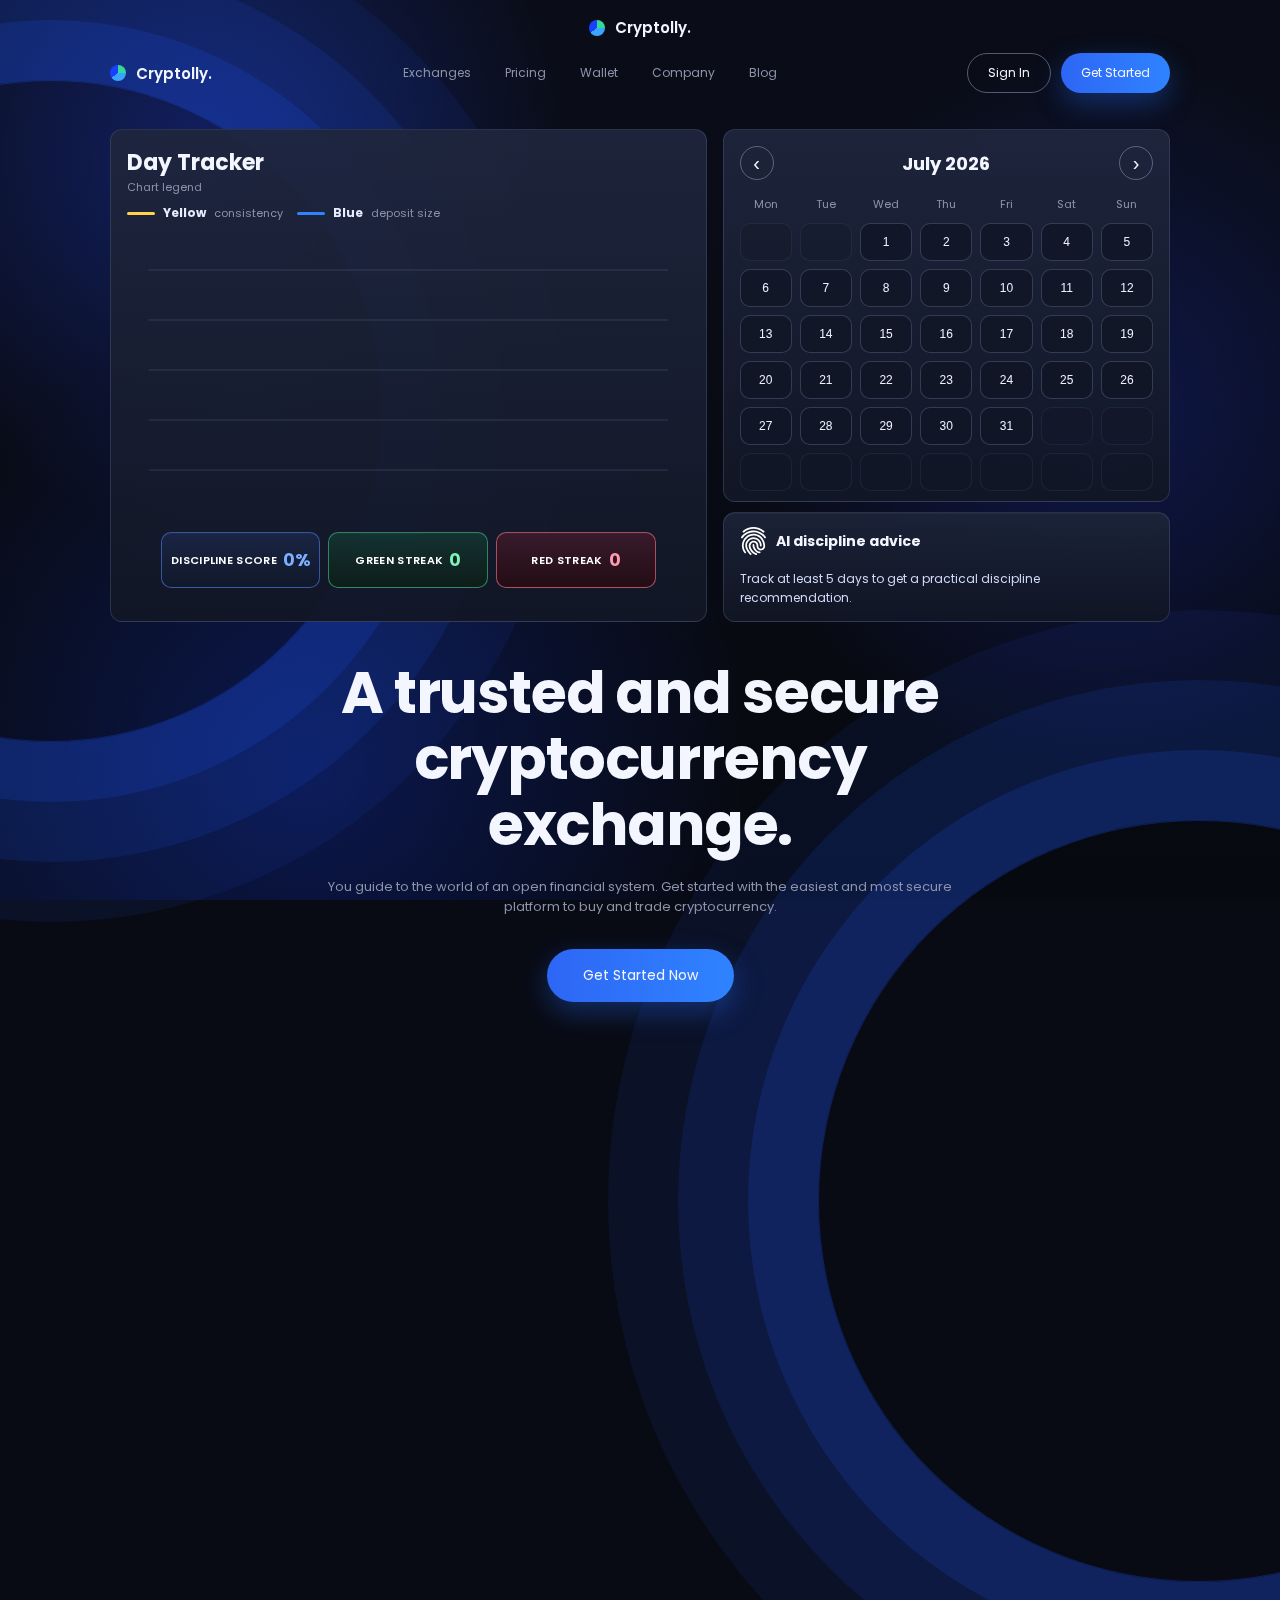
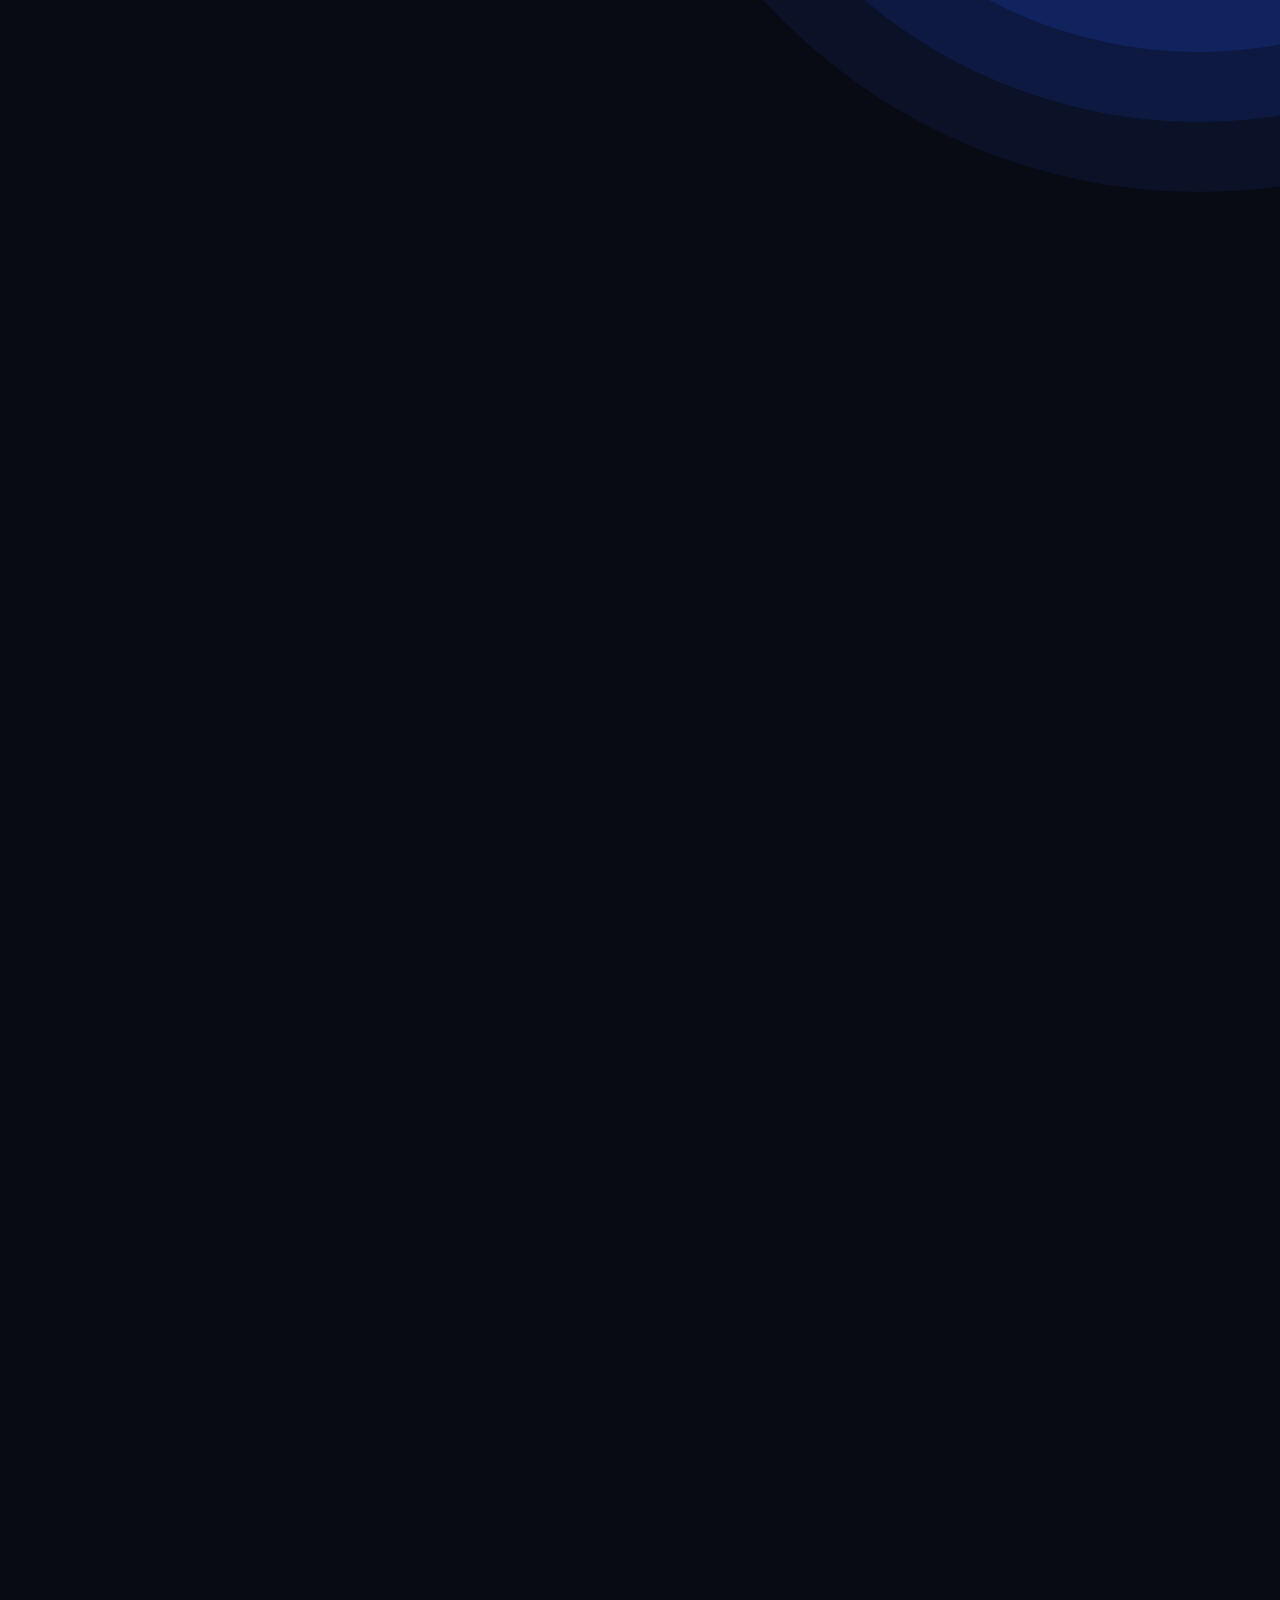
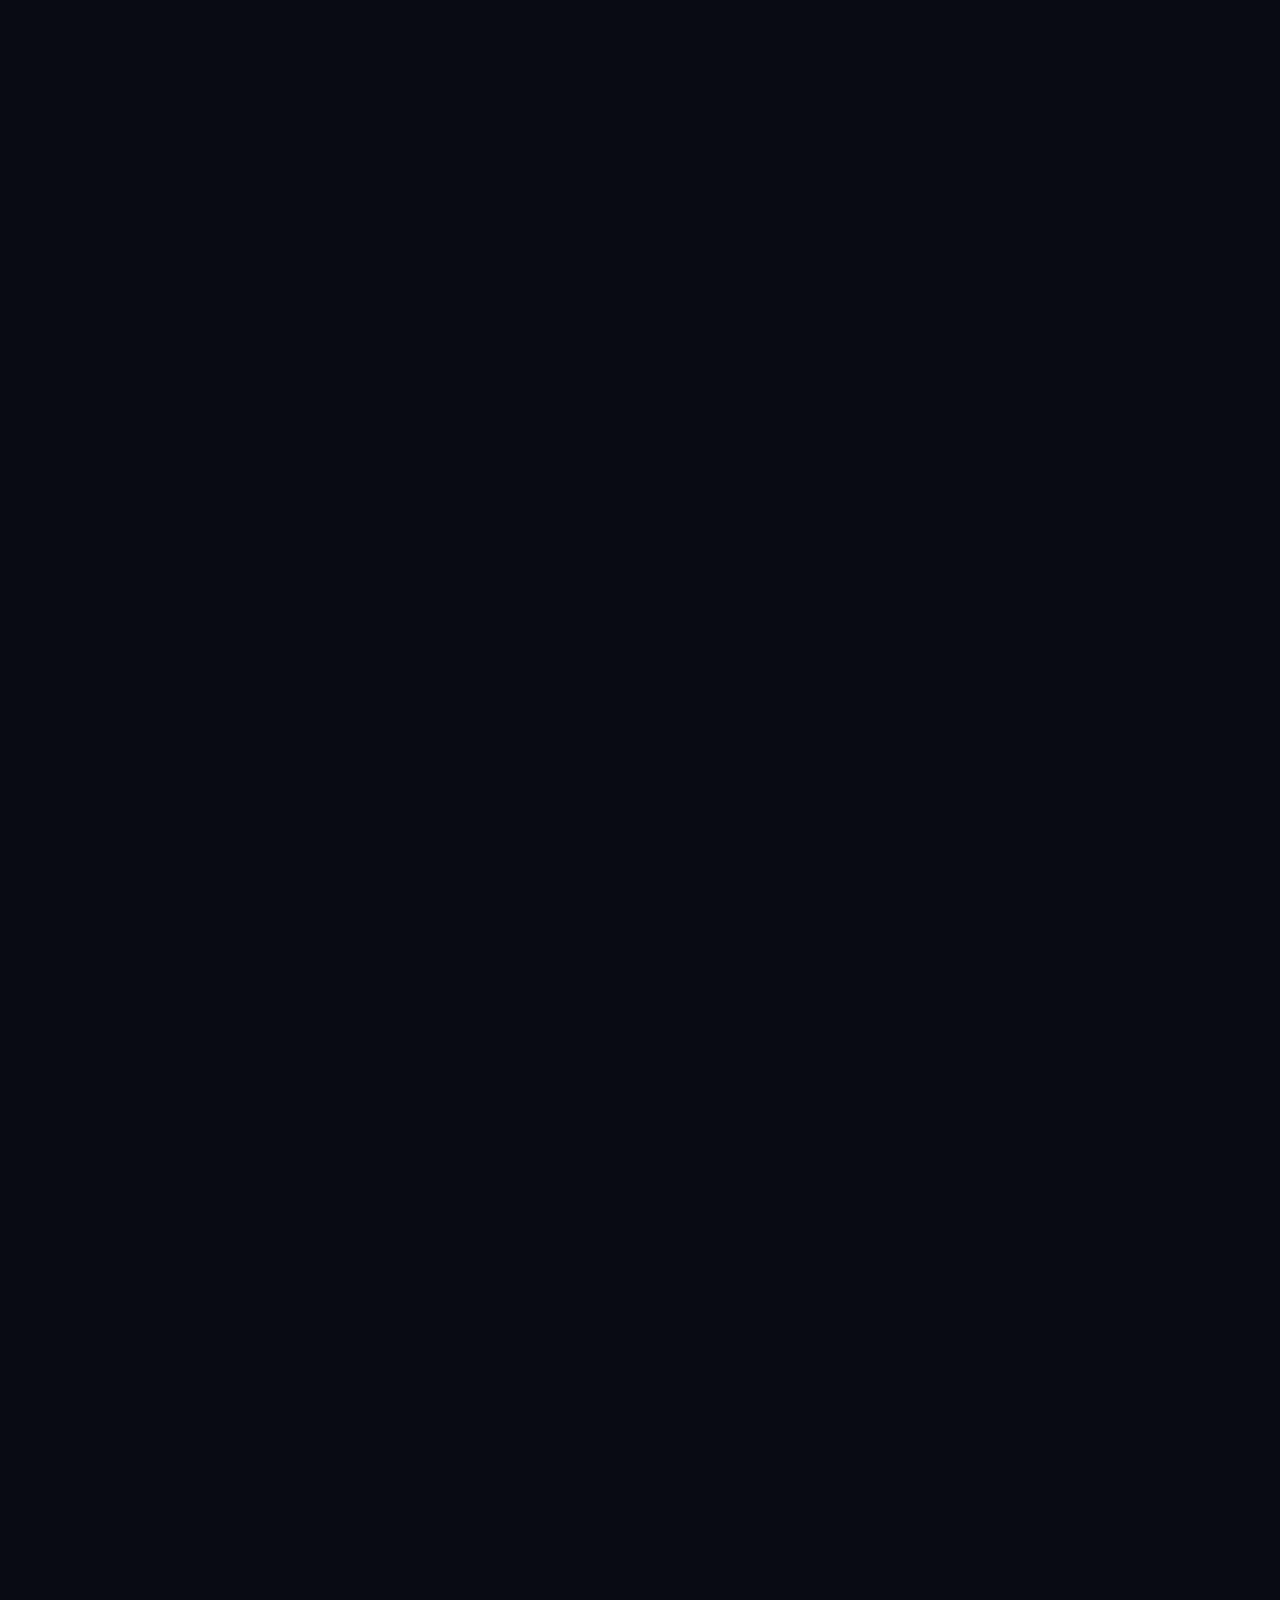
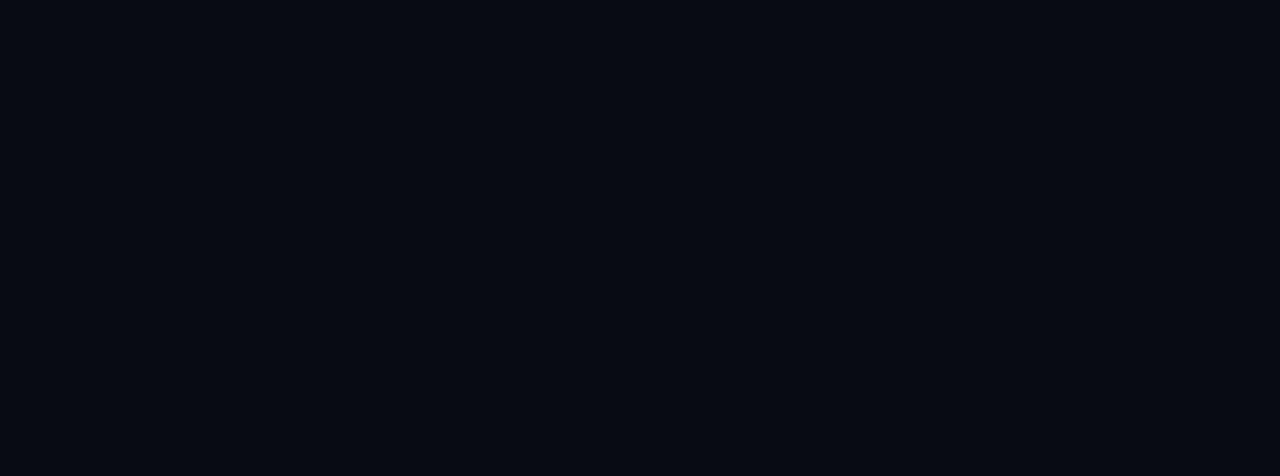
<file: index.html>
<!doctype html>
<html lang="en">
  <head>
    <meta charset="UTF-8" />
    <meta name="viewport" content="width=device-width, initial-scale=1.0" />
    <title>Cryptolly Landing</title>
    <link rel="preconnect" href="https://fonts.googleapis.com" />
    <link rel="preconnect" href="https://fonts.gstatic.com" crossorigin />
    <link
      href="https://fonts.googleapis.com/css2?family=Poppins:wght@400;500;600;700&display=swap"
      rel="stylesheet"
    />
    <link rel="stylesheet" href="styles.css" />
  </head>
  <body>
    <div class="page-bg"></div>
    <div class="top-logo-bar container">
      <a class="logo" href="#">
        <span class="logo-dot"></span>
        <span>Cryptolly.</span>
      </a>
    </div>
    <header class="header container">
      <a class="logo" href="#">
        <span class="logo-dot"></span>
        <span>Cryptolly.</span>
      </a>
      <nav class="nav">
        <a href="#">Exchanges</a>
        <a href="#">Pricing</a>
        <a href="#">Wallet</a>
        <a href="#">Company</a>
        <a href="#">Blog</a>
      </nav>
      <div class="header-actions">
        <button class="btn ghost">Sign In</button>
        <button class="btn primary">Get Started</button>
      </div>
    </header>

    <main>
      <section class="tracker container">
        <div class="tracker-chart-wrap">
          <div class="tracker-head">
            <div>
              <h2>Day Tracker</h2>
              <p>Chart legend</p>
            </div>
          </div>
          <div class="chart-legend" aria-label="Chart legend">
            <span class="legend-item">
              <i class="legend-line yellow"></i>
              <b>Yellow</b>
              <small>consistency</small>
            </span>
            <span class="legend-item">
              <i class="legend-line blue"></i>
              <b>Blue</b>
              <small>deposit size</small>
            </span>
          </div>
          <svg id="tracker-chart" class="tracker-chart" viewBox="0 0 520 280" preserveAspectRatio="none" aria-label="Tracker chart">
            <defs>
              <filter id="yellow-glow-filter" x="-25%" y="-25%" width="150%" height="150%">
                <feGaussianBlur stdDeviation="1.8" result="blur"></feGaussianBlur>
                <feMerge>
                  <feMergeNode in="blur"></feMergeNode>
                  <feMergeNode in="SourceGraphic"></feMergeNode>
                </feMerge>
              </filter>
              <filter id="blue-glow-filter" x="-25%" y="-25%" width="150%" height="150%">
                <feGaussianBlur stdDeviation="1.8" result="blur"></feGaussianBlur>
                <feMerge>
                  <feMergeNode in="blur"></feMergeNode>
                  <feMergeNode in="SourceGraphic"></feMergeNode>
                </feMerge>
              </filter>
            </defs>
            <g class="tracker-grid">
              <line x1="20" y1="30" x2="500" y2="30"></line>
              <line x1="20" y1="80" x2="500" y2="80"></line>
              <line x1="20" y1="130" x2="500" y2="130"></line>
              <line x1="20" y1="180" x2="500" y2="180"></line>
              <line x1="20" y1="230" x2="500" y2="230"></line>
            </g>
            <path id="result-path-glow" class="line-yellow-glow" d=""></path>
            <path id="deposit-path-glow" class="line-blue-glow" d=""></path>
            <path id="result-path" class="line-yellow" d=""></path>
            <path id="deposit-path" class="line-blue" d=""></path>
          </svg>
          <div class="score-row">
            <div id="discipline-score" class="discipline-score metric-score">
              <span>Discipline score</span>
              <strong>0%</strong>
            </div>
            <div id="best-green-streak" class="discipline-score metric-green">
              <span>Green streak</span>
              <strong>0</strong>
            </div>
            <div id="best-red-streak" class="discipline-score metric-red">
              <span>Red streak</span>
              <strong>0</strong>
            </div>
          </div>
        </div>
        <div class="tracker-side">
          <div class="tracker-calendar-wrap">
            <div class="calendar-head">
              <button id="month-prev" class="month-arrow" type="button" aria-label="Previous month">‹</button>
              <h3 id="month-label">Month 2026</h3>
              <button id="month-next" class="month-arrow" type="button" aria-label="Next month">›</button>
            </div>
            <div class="weekdays">
              <span>Mon</span>
              <span>Tue</span>
              <span>Wed</span>
              <span>Thu</span>
              <span>Fri</span>
              <span>Sat</span>
              <span>Sun</span>
            </div>
            <div id="calendar-grid" class="calendar-grid"></div>
          </div>
          <div class="ai-advice">
            <h4>
              <img class="ai-icon" src="assets/Group.svg" alt="" aria-hidden="true" />
              AI discipline advice
            </h4>
            <p id="ai-advice-text">Track at least 5 days to get a practical discipline recommendation.</p>
          </div>
        </div>
      </section>

      <section class="hero container">
        <h1>A trusted and secure cryptocurrency exchange.</h1>
        <p>
          You guide to the world of an open financial system. Get started with the easiest and most secure platform to buy and trade cryptocurrency.
        </p>
        <button class="btn primary large">Get Started Now</button>

        <div class="market-board">
          <div class="coin-card">
            <p class="coin-name">Bitcoin <span>BTC</span></p>
            <p class="coin-price">USD 53,260.20</p>
            <div class="chart"></div>
            <p class="up">+ 2.11%</p>
          </div>
          <div class="coin-card">
            <p class="coin-name">Ethereum <span>ETH</span></p>
            <p class="coin-price">USD 1,643.80</p>
            <div class="chart red"></div>
            <p class="down">- 1.53%</p>
          </div>
          <div class="coin-card">
            <p class="coin-name">Binance Coin <span>BNB</span></p>
            <p class="coin-price">USD 247.71</p>
            <div class="chart"></div>
            <p class="up">+ 0.33%</p>
          </div>
          <div class="coin-card">
            <p class="coin-name">XRP <span>XRP</span></p>
            <p class="coin-price">USD 0.5464</p>
            <div class="chart red"></div>
            <p class="down">- 1.49%</p>
          </div>
          <div class="coin-card">
            <p class="coin-name">Tether <span>USDT</span></p>
            <p class="coin-price">USD 0.9999</p>
            <div class="chart"></div>
            <p class="up">+ 0.11%</p>
          </div>
          <div class="coin-card">
            <p class="coin-name">Achain <span>ACT</span></p>
            <p class="coin-price">USD 40,998.21</p>
            <div class="chart"></div>
            <p class="up">+ 0.87%</p>
          </div>
          <div class="coin-card">
            <p class="coin-name">Origin Protocol <span>OGN</span></p>
            <p class="coin-price">USD 3,464.21</p>
            <div class="chart"></div>
            <p class="up">+ 2.11%</p>
          </div>
          <div class="coin-card">
            <p class="coin-name">IoT Token <span>ITC</span></p>
            <p class="coin-price">USD 1,443.02</p>
            <div class="chart"></div>
            <p class="up">+ 3.44%</p>
          </div>
          <div class="coin-card view-all">
            <button class="btn ghost small">View All Assets</button>
          </div>
        </div>
      </section>

      <section class="section container">
        <h2>The most trusted cryptocurrency platform.</h2>
        <p class="subtitle">Cryptolly has a variety of features that make it the best place to start trading.</p>
        <div class="features-grid">
          <article class="feature-card">
            <div class="icon orange"></div>
            <h3>Portfolio Manager</h3>
            <p>Buy and sell popular digital currencies, keep track of them in one place.</p>
          </article>
          <article class="feature-card active">
            <div class="icon violet"></div>
            <h3>Mobile Apps</h3>
            <p>Stay on top of the markets with the Cryptolly app for Android and iOS.</p>
          </article>
          <article class="feature-card">
            <div class="icon cyan"></div>
            <h3>Vault protection</h3>
            <p>For added security, store your funds in a vault with time delayed withdrawals.</p>
          </article>
        </div>
      </section>

      <section class="section container payment">
        <h2>One click, instant payout with credit or debit card.</h2>
        <p class="subtitle">Become a crypto owner in minutes using your credit card and easily purchase top cryptocurrencies.</p>
        <div class="payment-widget">
          <div class="tabs">
            <button class="active">Buy</button>
            <button>Sell</button>
          </div>
          <p class="small-text">1 BTC is roughly</p>
          <p class="price">53,260.20 <span>USD</span></p>
          <div class="input-row">
            <span>500$</span>
            <span>USD</span>
          </div>
          <div class="input-row">
            <span>0.0151</span>
            <span>BTC</span>
          </div>
          <button class="btn primary full">Buy Now</button>
        </div>
        <p class="payments-note">We accept payments with many methods:</p>
        <div class="payments-logos">Mastercard · VISA · G Pay · PayPal</div>
      </section>

      <section class="section container values">
        <h2>We are the most trusted cryptocurrency platform.</h2>
        <p class="subtitle">We believe Cryptolly is here to stay and this means we're building to earn which deserves trust and keeps everyone in.</p>
        <div class="values-grid">
          <article>
            <div class="mini-icon"></div>
            <h3>Clarity</h3>
            <p>We help you make sense of the coin, the terms, and the current market conditions.</p>
          </article>
          <article>
            <div class="mini-icon cyan"></div>
            <h3>Confidence</h3>
            <p>Our markets are always up to date, enabling certainty when you execute.</p>
          </article>
          <article>
            <div class="mini-icon violet"></div>
            <h3>Community</h3>
            <p>We support the crypto community, putting users first and building trust.</p>
          </article>
        </div>
      </section>

      <section class="section container media">
        <h2>What media says about Cryptolly?</h2>
        <div class="media-slider">
          <button class="arrow" id="media-prev" type="button" aria-label="Previous quote">‹</button>
          <div class="media-card" id="media-card">
            <h3 id="media-source">Forbes</h3>
            <p id="media-quote">“Derivative exchange American-based Cryptolly believes they will continue to grow in 2026.”</p>
          </div>
          <button class="arrow" id="media-next" type="button" aria-label="Next quote">›</button>
        </div>
      </section>

      <section class="section container app">
        <h2>Build your crypto portfolio anywhere.</h2>
        <p class="subtitle">A powerful key to crypto where you can discover, buy, sell, and trade cryptos on the go.</p>
        <div class="app-mockup"></div>
        <p class="small-text">Get the Cryptolly Wallet Mobile App Now!</p>
        <div class="store-buttons">
          <button class="btn ghost">Google Play</button>
          <button class="btn ghost">App Store</button>
        </div>
      </section>

      <section class="container cta">
        <p>Ready to start trading cryptocurrency?</p>
        <h2>New users can earn up to $80 in crypto rewards.</h2>
        <div class="cta-row">
          <input type="email" placeholder="Enter your email address" />
          <button class="btn primary">Get Started</button>
        </div>
      </section>
    </main>

    <footer class="footer container">
      <div class="footer-col">
        <a class="logo" href="#">
          <span class="logo-dot"></span>
          <span>Cryptolly.</span>
        </a>
        <p>Your best crypto partner.</p>
      </div>
      <div class="footer-col">
        <h4>Quick Links.</h4>
        <a href="#">Buy/Sell</a>
        <a href="#">Trade Now</a>
        <a href="#">Pricing</a>
      </div>
      <div class="footer-col">
        <h4>Company</h4>
        <a href="#">Wallets</a>
        <a href="#">Company</a>
      </div>
      <div class="footer-col">
        <h4>Submit for updates.</h4>
        <p>Subscribe to get updates and notify our exchange and services.</p>
        <div class="footer-input">
          <input type="email" placeholder="Enter your email address" />
          <button class="btn primary small">Send</button>
        </div>
      </div>
      <div class="footer-bottom">
        <p>Copyright by xL. All rights reserved.</p>
        <div>
          <a href="#">Term of Service</a>
          <a href="#">Privacy Policy</a>
        </div>
      </div>
    </footer>

    <div id="day-modal" class="modal-backdrop" aria-hidden="true">
      <div class="day-modal" role="dialog" aria-modal="true" aria-labelledby="modal-title">
        <h3 id="modal-title">Day Settings</h3>
        <p id="modal-date" class="modal-date">-</p>
        <label class="field">
          <span>Result</span>
          <select id="modal-result">
            <option value="">Choose day type</option>
            <option value="neg">-1 (red)</option>
            <option value="pos">+1 (green)</option>
            <option value="pos-outline">+1 (green + white outline)</option>
          </select>
        </label>
        <label class="field">
          <span>Deposit size</span>
          <input id="modal-deposit" type="number" min="0.01" step="0.01" placeholder="Enter deposit amount" required />
        </label>
        <p id="modal-error" class="modal-error" aria-live="polite"></p>
        <div class="modal-actions">
          <button id="modal-cancel" class="btn ghost" type="button">Cancel</button>
          <button id="modal-save" class="btn primary" type="button">Save</button>
        </div>
      </div>
    </div>

    <script src="app.js"></script>
  </body>
</html>
</file>
<file: styles.css>
:root {
  --bg: #090b14;
  --surface: #161c2f;
  --surface-2: #1d2338;
  --text: #f4f6ff;
  --muted: #8d93a9;
  --blue: #2f6dff;
  --line: rgba(93, 105, 143, 0.34);
}

* {
  box-sizing: border-box;
}

body {
  margin: 0;
  font-family: "Poppins", sans-serif;
  color: var(--text);
  background: var(--bg);
}

.page-bg {
  position: fixed;
  inset: 0;
  z-index: -1;
  background:
    radial-gradient(circle at 16% 18%, rgba(35, 72, 255, 0.32), transparent 28%),
    radial-gradient(circle at 86% 46%, rgba(31, 54, 208, 0.28), transparent 30%),
    radial-gradient(circle at 24% 85%, rgba(20, 64, 255, 0.26), transparent 36%),
    linear-gradient(180deg, #0a0d18 0%, #070910 100%);
}

.page-bg::before,
.page-bg::after {
  content: "";
  position: absolute;
  border-radius: 999px;
  border: 1px solid rgba(34, 89, 255, 0.28);
  filter: blur(0.2px);
}

.page-bg::before {
  width: 660px;
  height: 660px;
  left: -280px;
  top: 80px;
  box-shadow:
    0 0 0 60px rgba(34, 89, 255, 0.16),
    0 0 0 120px rgba(34, 89, 255, 0.12),
    0 0 0 180px rgba(34, 89, 255, 0.08);
}

.page-bg::after {
  width: 760px;
  height: 760px;
  right: -300px;
  top: 820px;
  box-shadow:
    0 0 0 70px rgba(34, 89, 255, 0.16),
    0 0 0 140px rgba(34, 89, 255, 0.12),
    0 0 0 210px rgba(34, 89, 255, 0.08);
}

.container {
  width: min(1060px, calc(100% - 48px));
  margin: 0 auto;
}

.top-logo-bar {
  padding-top: 16px;
  display: flex;
  justify-content: center;
  gap: 18px;
}

.header {
  display: flex;
  align-items: center;
  justify-content: space-between;
  padding: 14px 0 22px;
}

.logo {
  display: inline-flex;
  align-items: center;
  gap: 10px;
  text-decoration: none;
  color: var(--text);
  font-weight: 600;
  font-size: 15px;
}

.logo-dot {
  width: 16px;
  height: 16px;
  border-radius: 50%;
  background: conic-gradient(from 90deg, #3aa5ff 0 40%, #1940ff 40% 75%, #31db95 75% 100%);
}

.nav {
  display: flex;
  gap: 34px;
}

.nav a,
.footer a {
  color: var(--muted);
  text-decoration: none;
  font-size: 12px;
  transition: color 0.25s ease;
}

.btn {
  border: none;
  cursor: pointer;
  border-radius: 999px;
  color: var(--text);
  font-family: inherit;
  font-size: 12px;
  padding: 10px 20px;
  transition:
    transform 0.25s ease,
    box-shadow 0.25s ease,
    border-color 0.25s ease,
    background-color 0.25s ease,
    color 0.25s ease;
}

.btn.primary {
  background: linear-gradient(90deg, #2e66f5 0%, #2f83ff 100%);
  box-shadow: 0 10px 28px rgba(34, 108, 255, 0.35);
}

.btn.ghost {
  background: transparent;
  border: 1px solid rgba(207, 213, 255, 0.38);
}

.header-actions {
  display: flex;
  gap: 10px;
}

.tracker {
  margin-top: 14px;
  display: grid;
  grid-template-columns: 1.2fr 0.9fr;
  gap: 16px;
  align-items: stretch;
}

.tracker-chart-wrap,
.tracker-calendar-wrap {
  border: 1px solid var(--line);
  border-radius: 12px;
  background: linear-gradient(180deg, rgba(31, 38, 61, 0.94), rgba(18, 23, 38, 0.96));
  padding: 16px 16px 10px;
}

.tracker-chart-wrap {
  display: flex;
  flex-direction: column;
}

.tracker-side {
  display: flex;
  flex-direction: column;
  gap: 10px;
}

.tracker-calendar-wrap {
  min-height: auto;
}

.ai-advice {
  border: 1px solid var(--line);
  border-radius: 12px;
  background: linear-gradient(180deg, rgba(28, 36, 57, 0.94), rgba(16, 22, 36, 0.96));
  padding: 14px 16px;
  width: 100%;
  margin-left: 0;
  box-shadow: inset 0 1px 0 rgba(255, 255, 255, 0.04);
}

.ai-advice h4 {
  display: inline-flex;
  align-items: center;
  gap: 8px;
  font-size: 14px;
}

.ai-icon {
  width: 28px;
  height: 28px;
  display: inline-block;
  object-fit: contain;
  vertical-align: middle;
}

.ai-advice p {
  margin-top: 8px;
  color: #d2daf8;
  font-size: 12px;
  line-height: 1.55;
}

.tracker-head {
  display: flex;
  justify-content: space-between;
  align-items: flex-start;
  gap: 12px;
}

.tracker-head h2 {
  font-size: 22px;
}

.tracker-head p {
  color: var(--muted);
  font-size: 11px;
}

.score-row {
  margin: 12px auto 0;
  display: grid;
  grid-template-columns: repeat(3, minmax(0, 1fr));
  gap: 8px;
  max-width: 680px;
}

.discipline-score {
  min-height: 56px;
  display: flex;
  flex-direction: row;
  justify-content: center;
  align-items: center;
  gap: 6px;
  padding: 8px 9px;
  border-radius: 10px;
  border: 1px solid rgba(121, 133, 173, 0.38);
  background: linear-gradient(180deg, rgba(30, 38, 62, 0.88), rgba(15, 21, 36, 0.92));
  box-shadow: inset 0 1px 0 rgba(255, 255, 255, 0.03);
  text-align: center;
}

.discipline-score span {
  font-size: 11px;
  font-weight: 600;
  text-transform: uppercase;
  letter-spacing: 0.03em;
  color: #ffffff;
}

.discipline-score strong {
  font-size: 17px;
  line-height: 1;
  letter-spacing: -0.02em;
}

.metric-score {
  border-color: rgba(86, 133, 255, 0.55);
  background: linear-gradient(180deg, rgba(36, 55, 106, 0.42), rgba(17, 25, 43, 0.94));
}

.metric-score strong {
  color: #7ab0ff;
}

.metric-green {
  border-color: rgba(69, 197, 137, 0.6);
  background: linear-gradient(180deg, rgba(21, 82, 59, 0.45), rgba(14, 30, 25, 0.94));
}

.metric-green strong {
  color: #7ff2b8;
}

.metric-red {
  border-color: rgba(255, 116, 142, 0.6);
  background: linear-gradient(180deg, rgba(102, 30, 47, 0.45), rgba(37, 13, 20, 0.94));
}

.metric-red strong {
  color: #ff9ab0;
}

.chart-legend {
  margin-top: 8px;
  display: flex;
  gap: 14px;
  flex-wrap: wrap;
}

.legend-item {
  display: inline-flex;
  align-items: center;
  gap: 8px;
  color: #e7ecff;
  font-size: 12px;
}

.legend-item small {
  color: var(--muted);
  font-size: 11px;
}

.legend-line {
  width: 28px;
  height: 0;
  border-top: 3px solid;
  border-radius: 999px;
}

.legend-line.yellow {
  border-color: #ffd24a;
}

.legend-line.blue {
  border-color: #2f83ff;
}

.tracker-chart {
  width: 100%;
  height: 280px;
  margin-top: 18px;
}

.tracker-grid line {
  stroke: rgba(125, 136, 176, 0.28);
  stroke-width: 1;
}

.line-yellow,
.line-blue {
  fill: none;
  stroke-linecap: round;
  stroke-linejoin: round;
  stroke-width: 3;
}

.line-yellow-glow,
.line-blue-glow {
  fill: none;
  stroke-linecap: round;
  stroke-linejoin: round;
  stroke-width: 5;
  opacity: 0.35;
}

.line-yellow-glow {
  stroke: rgba(255, 210, 74, 0.72);
  filter: url(#yellow-glow-filter);
}

.line-blue-glow {
  stroke: rgba(47, 131, 255, 0.72);
  filter: url(#blue-glow-filter);
}

.line-yellow {
  stroke: #ffd24a;
}

.line-blue {
  stroke: #2f83ff;
}

.calendar-head {
  display: flex;
  align-items: center;
  justify-content: space-between;
}

.calendar-head h3 {
  font-size: 18px;
}

.month-arrow {
  width: 34px;
  height: 34px;
  border: 1px solid rgba(203, 211, 243, 0.36);
  border-radius: 50%;
  background: transparent;
  color: #f3f6ff;
  font-size: 20px;
  cursor: pointer;
  transition: background-color 0.2s ease, border-color 0.2s ease;
}

.month-arrow:hover {
  border-color: rgba(229, 235, 255, 0.76);
  background: rgba(255, 255, 255, 0.06);
}

.weekdays {
  margin-top: 16px;
  display: grid;
  grid-template-columns: repeat(7, 1fr);
  gap: 8px;
}

.weekdays span {
  text-align: center;
  color: var(--muted);
  font-size: 11px;
}

.calendar-grid {
  margin-top: 10px;
  display: grid;
  grid-template-columns: repeat(7, 1fr);
  gap: 8px;
}

.day-btn {
  border: 1px solid rgba(121, 133, 173, 0.34);
  background: rgba(16, 22, 38, 0.86);
  color: #ecf0ff;
  border-radius: 10px;
  min-height: 38px;
  font-size: 12px;
  cursor: pointer;
  transition: transform 0.2s ease, border-color 0.2s ease, background-color 0.2s ease;
}

.day-btn:hover {
  transform: translateY(-2px);
  border-color: rgba(152, 170, 229, 0.74);
}

.day-btn.empty {
  opacity: 0.35;
  pointer-events: none;
}

.day-btn.neg {
  background: rgba(172, 30, 49, 0.58);
  border-color: rgba(255, 106, 131, 0.7);
}

.day-btn.pos {
  background: rgba(23, 144, 93, 0.56);
  border-color: rgba(63, 221, 153, 0.78);
}

.day-btn.pos-outline {
  background: rgba(23, 144, 93, 0.62);
  border-color: rgba(255, 255, 255, 0.95);
  box-shadow: inset 0 0 0 1px #ffffff;
}

.day-btn.pos.selected {
  box-shadow: inset 0 0 0 1px #ffffff;
}

.day-btn.selected {
  border-color: rgba(255, 255, 255, 0.92);
}

.modal-backdrop {
  position: fixed;
  inset: 0;
  background: rgba(5, 7, 14, 0.66);
  display: grid;
  place-items: center;
  padding: 20px;
  z-index: 20;
  opacity: 0;
  pointer-events: none;
  transition: opacity 0.2s ease;
}

.modal-backdrop.open {
  opacity: 1;
  pointer-events: auto;
}

.day-modal {
  width: min(420px, 100%);
  border: 1px solid var(--line);
  border-radius: 14px;
  padding: 20px;
  background: linear-gradient(180deg, #252e49 0%, #171f35 100%);
}

.day-modal h3 {
  font-size: 22px;
}

.modal-date {
  margin-top: 6px;
  color: var(--muted);
  font-size: 13px;
}

.field {
  margin-top: 14px;
  display: grid;
  gap: 8px;
}

.field span {
  font-size: 12px;
  color: #d2dbff;
}

.field select,
.field input {
  width: 100%;
  height: 42px;
  border-radius: 10px;
  border: 1px solid rgba(121, 133, 173, 0.58);
  background: rgba(13, 18, 31, 0.88);
  color: #f5f7ff;
  font-family: inherit;
  padding: 0 12px;
}

.field.error select,
.field.error input {
  border-color: rgba(255, 109, 136, 0.85);
  box-shadow: 0 0 0 1px rgba(255, 109, 136, 0.35);
}

.modal-error {
  margin-top: 10px;
  min-height: 18px;
  font-size: 12px;
  color: #ffb4c3;
}

.modal-actions {
  margin-top: 18px;
  display: flex;
  justify-content: flex-end;
  gap: 10px;
}

.btn:hover {
  transform: translateY(-2px);
}

.btn:active {
  transform: translateY(0);
}

.btn.primary:hover {
  box-shadow: 0 16px 36px rgba(34, 108, 255, 0.5);
}

.btn.ghost:hover {
  border-color: rgba(226, 232, 255, 0.85);
  background: rgba(255, 255, 255, 0.06);
}

.nav a:hover,
.footer a:hover {
  color: #f1f5ff;
}

.hero {
  padding: 38px 0 20px;
  text-align: center;
}

h1,
h2,
h3,
h4,
p {
  margin: 0;
}

.hero h1 {
  font-size: clamp(36px, 5vw, 58px);
  max-width: 760px;
  line-height: 1.14;
  margin: 0 auto;
  letter-spacing: -0.02em;
}

.hero > p {
  color: var(--muted);
  max-width: 680px;
  margin: 18px auto 32px;
  font-size: 13px;
}

.btn.large {
  font-size: 14px;
  padding: 16px 36px;
}

.market-board {
  margin-top: 48px;
  padding: 14px;
  border: 1px solid var(--line);
  border-radius: 12px;
  background: linear-gradient(180deg, rgba(29, 35, 56, 0.78), rgba(18, 23, 38, 0.88));
  display: grid;
  grid-template-columns: repeat(3, 1fr);
  overflow: hidden;
}

.coin-card {
  padding: 16px;
  min-height: 112px;
  border-right: 1px solid var(--line);
  border-bottom: 1px solid var(--line);
  text-align: left;
  position: relative;
  transition: background 0.3s ease;
}

.coin-card:nth-child(3n) {
  border-right: none;
}

.coin-card:nth-last-child(-n + 3) {
  border-bottom: none;
}

.coin-name {
  color: #c6cbdf;
  font-size: 11px;
}

.coin-name span {
  color: #616d90;
  float: right;
}

.coin-price {
  margin-top: 8px;
  font-size: 28px;
  line-height: 1;
  letter-spacing: -0.02em;
}

.chart {
  width: 100%;
  height: 26px;
  margin-top: 12px;
  background: linear-gradient(180deg, rgba(44, 201, 222, 0.26), transparent);
  clip-path: polygon(0 85%, 6% 66%, 14% 73%, 21% 49%, 27% 57%, 36% 40%, 45% 43%, 54% 32%, 63% 44%, 72% 38%, 83% 29%, 100% 45%, 100% 100%, 0 100%);
}

.chart.red {
  background: linear-gradient(180deg, rgba(226, 56, 91, 0.25), transparent);
}

.up,
.down {
  position: absolute;
  right: 16px;
  bottom: 12px;
  font-size: 11px;
}

.up {
  color: #24d7ba;
}

.down {
  color: #f1546d;
}

.view-all {
  display: grid;
  place-items: center;
}

.coin-card:hover {
  background: rgba(37, 45, 71, 0.55);
}

.section {
  text-align: center;
  padding: 110px 0 0;
}

.section h2 {
  font-size: clamp(32px, 4vw, 48px);
  line-height: 1.16;
  letter-spacing: -0.02em;
  margin: 0 auto;
  max-width: 750px;
}

.subtitle {
  color: var(--muted);
  max-width: 620px;
  margin: 16px auto 0;
  font-size: 13px;
  line-height: 1.7;
}

.features-grid {
  margin-top: 48px;
  display: grid;
  grid-template-columns: repeat(3, minmax(0, 1fr));
  gap: 16px;
}

.feature-card {
  background: linear-gradient(180deg, rgba(33, 40, 63, 0.93), rgba(26, 31, 50, 0.93));
  border: 1px solid var(--line);
  border-radius: 10px;
  padding: 32px 24px;
  transition:
    transform 0.3s ease,
    border-color 0.3s ease,
    box-shadow 0.3s ease;
}

.feature-card.active {
  transform: translateY(18px);
}

.feature-card:hover {
  border-color: rgba(86, 118, 255, 0.66);
  box-shadow: 0 18px 34px rgba(8, 13, 27, 0.45);
  transform: translateY(-6px);
}

.feature-card.active:hover {
  transform: translateY(10px);
}

.icon,
.mini-icon {
  width: 58px;
  height: 58px;
  border-radius: 50%;
  margin: 0 auto 24px;
  background: rgba(91, 99, 125, 0.32);
  position: relative;
}

.icon::before,
.mini-icon::before {
  content: "";
  position: absolute;
  inset: 20px;
  border-radius: 9px;
  border: 2px solid #ff9500;
}

.icon.violet::before {
  border-color: #a465ff;
}

.icon.cyan::before,
.mini-icon.cyan::before {
  border-color: #18c2df;
}

.mini-icon.violet::before {
  border-color: #8e67ff;
}

.feature-card h3,
.values-grid h3 {
  font-size: 24px;
}

.feature-card p,
.values-grid p {
  color: var(--muted);
  font-size: 12px;
  line-height: 1.7;
  margin-top: 12px;
}

.payment-widget {
  width: min(340px, 92vw);
  margin: 36px auto 0;
  padding: 20px;
  border-radius: 12px;
  border: 1px solid var(--line);
  background: linear-gradient(180deg, #212842 0%, #181f34 100%);
}

.tabs {
  display: grid;
  grid-template-columns: 1fr 1fr;
  gap: 6px;
  margin-bottom: 14px;
}

.tabs button {
  border: none;
  padding: 10px;
  border-radius: 9px;
  color: var(--muted);
  background: transparent;
  cursor: pointer;
  transition: background-color 0.25s ease, color 0.25s ease;
}

.tabs button.active {
  background: rgba(48, 76, 173, 0.38);
  color: var(--text);
}

.small-text {
  color: var(--muted);
  font-size: 12px;
}

.price {
  font-size: 35px;
  margin-top: 4px;
}

.price span {
  font-size: 13px;
  color: var(--muted);
}

.input-row {
  margin-top: 10px;
  background: rgba(16, 20, 34, 0.92);
  border: 1px solid var(--line);
  border-radius: 999px;
  padding: 10px 14px;
  font-size: 13px;
  display: flex;
  justify-content: space-between;
}

.btn.full {
  width: 100%;
  margin-top: 14px;
}

.payments-note {
  color: var(--muted);
  margin-top: 26px;
  font-size: 11px;
}

.payments-logos {
  margin-top: 8px;
  color: #cfd6ff;
  letter-spacing: 0.08em;
  font-size: 13px;
}

.values-grid {
  margin-top: 44px;
  display: grid;
  grid-template-columns: repeat(3, minmax(0, 1fr));
  gap: 48px;
}

.mini-icon {
  width: 62px;
  height: 62px;
  margin-bottom: 20px;
}

.media-slider {
  margin-top: 30px;
  display: flex;
  align-items: center;
  justify-content: center;
  gap: 16px;
}

.arrow {
  width: 36px;
  height: 36px;
  border-radius: 50%;
  border: 1px solid rgba(198, 205, 238, 0.44);
  background: transparent;
  color: #f0f3ff;
  font-size: 22px;
  cursor: pointer;
  transition:
    transform 0.25s ease,
    border-color 0.25s ease,
    background-color 0.25s ease;
}

.arrow:hover {
  transform: scale(1.08);
  border-color: rgba(218, 226, 255, 0.84);
  background: rgba(255, 255, 255, 0.06);
}

.media-card {
  width: min(560px, calc(100vw - 120px));
  border-radius: 10px;
  border: 1px solid var(--line);
  background: linear-gradient(180deg, #252c43, #1b2237);
  padding: 30px;
  transition: opacity 0.25s ease, transform 0.25s ease;
}

.media-card.is-switching {
  opacity: 0;
  transform: translateY(8px);
}

.media-card h3 {
  font-size: 50px;
  font-family: Georgia, serif;
}

.media-card p {
  margin-top: 14px;
  color: #e6ecff;
  font-size: 17px;
  line-height: 1.4;
}

.app-mockup {
  margin: 32px auto 0;
  width: min(740px, 100%);
  aspect-ratio: 16 / 9;
  border-radius: 24px;
  background:
    radial-gradient(circle at 75% 30%, rgba(38, 111, 255, 0.4), transparent 42%),
    linear-gradient(180deg, rgba(29, 36, 60, 0.88), rgba(18, 23, 38, 0.9));
  border: 1px solid var(--line);
  box-shadow: inset 0 0 70px rgba(6, 10, 20, 0.7);
}

.store-buttons {
  margin-top: 20px;
  display: flex;
  justify-content: center;
  gap: 12px;
}

.cta {
  margin-top: 120px;
  border: 1px solid var(--line);
  border-radius: 10px;
  background: linear-gradient(180deg, rgba(33, 40, 62, 0.96), rgba(20, 26, 43, 0.96));
  padding: 52px;
  text-align: center;
}

.cta p {
  color: var(--muted);
  font-size: 13px;
}

.cta h2 {
  margin-top: 8px;
  font-size: clamp(30px, 4vw, 48px);
}

.cta-row {
  margin-top: 24px;
  display: flex;
  gap: 12px;
  justify-content: center;
}

input {
  width: min(380px, 100%);
  background: rgba(14, 20, 35, 0.95);
  border: 1px solid var(--line);
  border-radius: 999px;
  color: #fff;
  padding: 13px 16px;
  font-family: inherit;
  font-size: 12px;
  transition: border-color 0.25s ease, box-shadow 0.25s ease;
}

input:focus {
  outline: none;
  border-color: rgba(115, 142, 255, 0.82);
  box-shadow: 0 0 0 3px rgba(47, 109, 255, 0.2);
}

.footer {
  margin-top: 82px;
  padding-bottom: 28px;
  display: grid;
  grid-template-columns: 1.3fr 1fr 1fr 1.5fr;
  gap: 24px;
}

.footer h4 {
  font-size: 18px;
  margin-bottom: 14px;
}

.footer p {
  color: var(--muted);
  font-size: 12px;
  margin-top: 10px;
}

.footer-col {
  display: flex;
  flex-direction: column;
  gap: 10px;
}

.footer-input {
  display: flex;
  gap: 8px;
  margin-top: 6px;
}

.btn.small {
  padding: 9px 16px;
}

.footer-bottom {
  grid-column: 1 / -1;
  border-top: 1px solid var(--line);
  margin-top: 8px;
  padding-top: 16px;
  display: flex;
  justify-content: space-between;
}

.footer-bottom div {
  display: flex;
  gap: 18px;
}

.reveal {
  opacity: 0;
  transform: translateY(24px);
  transition: opacity 0.7s ease, transform 0.7s ease;
}

.reveal.is-visible {
  opacity: 1;
  transform: translateY(0);
}

@media (max-width: 1024px) {
  .nav {
    display: none;
  }

  .tracker {
    grid-template-columns: 1fr;
  }

  .tracker-calendar-wrap {
    min-height: auto;
  }

  .ai-advice {
    width: 100%;
    margin-left: 0;
  }

  .market-board,
  .features-grid,
  .values-grid,
  .footer {
    grid-template-columns: 1fr 1fr;
  }

  .coin-card:nth-child(3n) {
    border-right: 1px solid var(--line);
  }

  .coin-card:nth-child(2n) {
    border-right: none;
  }

  .coin-card:nth-last-child(-n + 3) {
    border-bottom: 1px solid var(--line);
  }

  .coin-card:nth-last-child(-n + 2) {
    border-bottom: none;
  }
}

@media (max-width: 768px) {
  .container {
    width: min(1060px, calc(100% - 26px));
  }

  .header-actions {
    display: none;
  }

  .tracker-head {
    flex-direction: column;
    align-items: stretch;
  }

  .discipline-score {
    align-self: flex-start;
  }

  .score-row {
    grid-template-columns: 1fr;
  }

  .market-board,
  .features-grid,
  .values-grid,
  .footer {
    grid-template-columns: 1fr;
  }

  .weekdays,
  .calendar-grid {
    gap: 6px;
  }

  .coin-card {
    border-right: none;
  }

  .coin-card:nth-last-child(-n + 2) {
    border-bottom: 1px solid var(--line);
  }

  .coin-card:last-child {
    border-bottom: none;
  }

  .feature-card.active {
    transform: none;
  }

  .cta {
    padding: 34px 16px;
  }

  .cta-row,
  .footer-input {
    flex-direction: column;
  }

  .footer-bottom {
    flex-direction: column;
    gap: 12px;
  }
}
</file>
